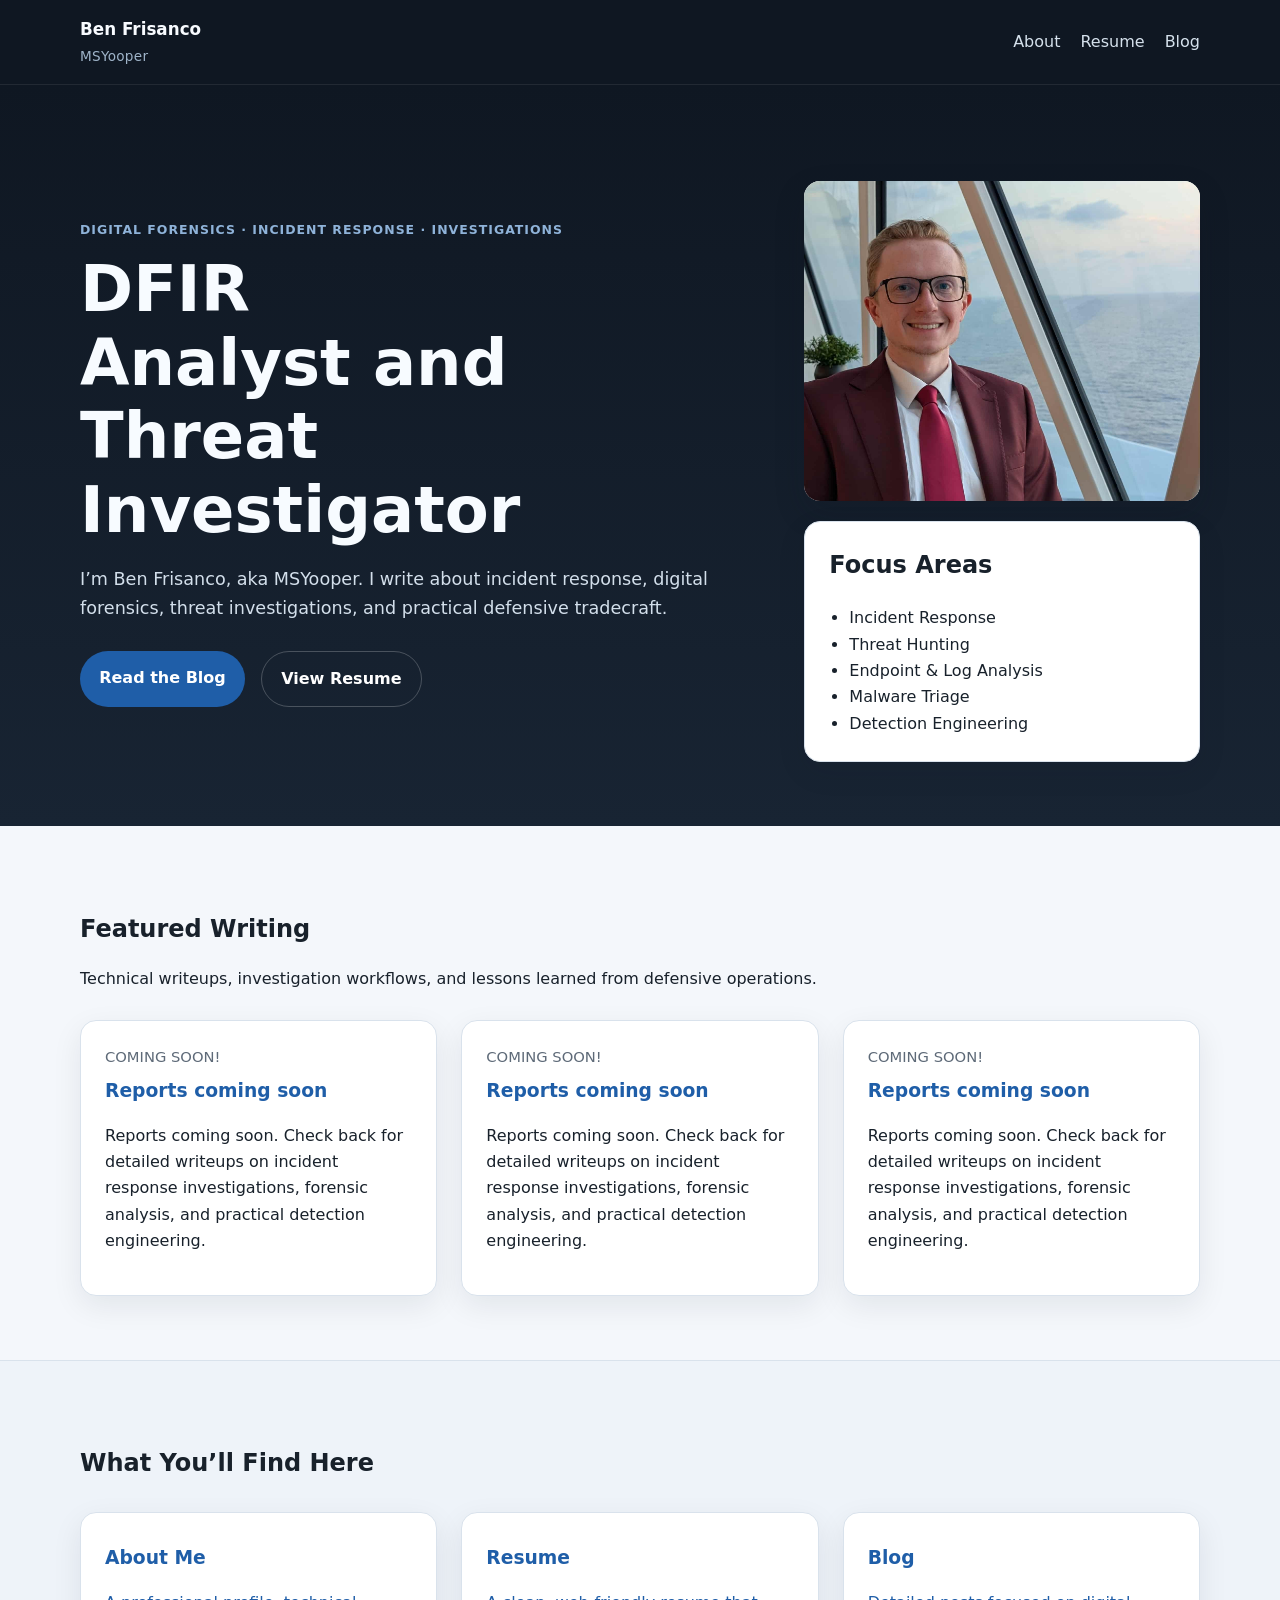
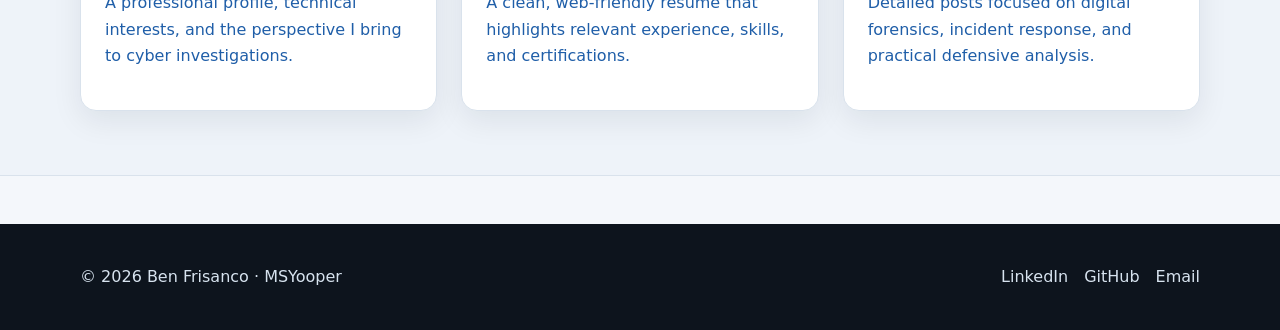
<file: index.html>
<!DOCTYPE html>
<html lang="en">
<head>
  <meta charset="UTF-8" />
  <meta name="viewport" content="width=device-width, initial-scale=1.0" />
  <title>Ben Frisanco | DFIR Analyst and Threat Investigator</title>
  <link rel="stylesheet" href="css/styles.css" />
</head>
<body>
  <header class="site-header">
    <div class="container nav-container">
      <a href="index.html" class="logo">
        <span class="logo-name">Ben Frisanco</span>
        <span class="logo-alias">MSYooper</span>
      </a>
      <nav class="nav">
        <a href="about.html">About</a>
        <a href="resume.html">Resume</a>
        <a href="blog.html">Blog</a>
      </nav>
    </div>
  </header>

  <main>
    <section class="hero">
      <div class="container hero-grid">
        <div>
          <p class="eyebrow">Digital Forensics · Incident Response · Investigations</p>
          <h1>DFIR Analyst and Threat Investigator</h1>
          <p class="hero-text">
            I’m Ben Frisanco, aka MSYooper. I write about incident response,
            digital forensics, threat investigations, and practical defensive tradecraft.
          </p>
          <div class="hero-actions">
            <a class="button button-primary" href="blog.html">Read the Blog</a>
            <a class="button button-secondary" href="resume.html">View Resume</a>
          </div>
        </div>

      <div class="hero-side">

        <div class="hero-card profile-card">
          <img src="assets/frisanco_headshot_1.jpg" alt="Ben Frisanco" class="profile-image-large" />
        </div>

        <div class="hero-card">
          <h2>Focus Areas</h2>
          <ul>
            <li>Incident Response</li>
            <li>Threat Hunting</li>
            <li>Endpoint & Log Analysis</li>
            <li>Malware Triage</li>
            <li>Detection Engineering</li>
          </ul>
        </div>

      </div>

    </div>
    </section>

    <section class="section">
      <div class="container">
        <div class="section-heading">
          <h2>Featured Writing</h2>
          <p>Technical writeups, investigation workflows, and lessons learned from defensive operations.</p>
        </div>

        <div class="card-grid">
          <article class="card">
            <p class="card-meta">COMING SOON!</p>
            <h3><a href="">Reports coming soon</a></h3>
            <p>
              Reports coming soon. Check back for detailed writeups on incident response investigations, forensic analysis, and practical detection engineering.
            </p>
          </article>

          <article class="card">
            <p class="card-meta">COMING SOON!</p>
            <h3><a href="">Reports coming soon</a></h3>
            <p>
              Reports coming soon. Check back for detailed writeups on incident response investigations, forensic analysis, and practical detection engineering.
            </p>
          </article>

          <article class="card">
            <p class="card-meta">COMING SOON!</p>
            <h3><a href="">Reports coming soon</a></h3>
            <p>
              Reports coming soon. Check back for detailed writeups on incident response investigations, forensic analysis, and practical detection engineering.
            </p>
          </article>
        </div>
      </div>
    </section>

    <section class="section section-alt">
      <div class="container">
        <div class="section-heading">
          <h2>What You’ll Find Here</h2>
        </div>

        <div class="info-grid">
          <a class="info-block" href="about.html">
            <h3>About Me</h3>
            <p>A professional profile, technical interests, and the perspective I bring to cyber investigations.</p>
          </a>
          <a class="info-block" href="resume.html">
            <h3>Resume</h3>
            <p>A clean, web-friendly resume that highlights relevant experience, skills, and certifications.</p>
          </a>
          <a class="info-block" href="blog.html">
            <h3>Blog</h3>
            <p>Detailed posts focused on digital forensics, incident response, and practical defensive analysis.</p>
          </a>
        </div>
      </div>
    </section>
  </main>

  <footer class="site-footer">
    <div class="container footer-content">
      <p>© 2026 Ben Frisanco · MSYooper</p>
      <div class="footer-links">
        <a href="https://www.linkedin.com/in/frisanco/" target="_blank" rel="noopener noreferrer">LinkedIn</a>
        <a href="https://github.com/frisanco" target="_blank" rel="noopener noreferrer">GitHub</a>
        <a href="mailto:iambenfrisanco@gmail.com" target="_blank" rel="noopener noreferrer">Email</a>
      </div>
    </div>
  </footer>
</body>
</html>
</file>
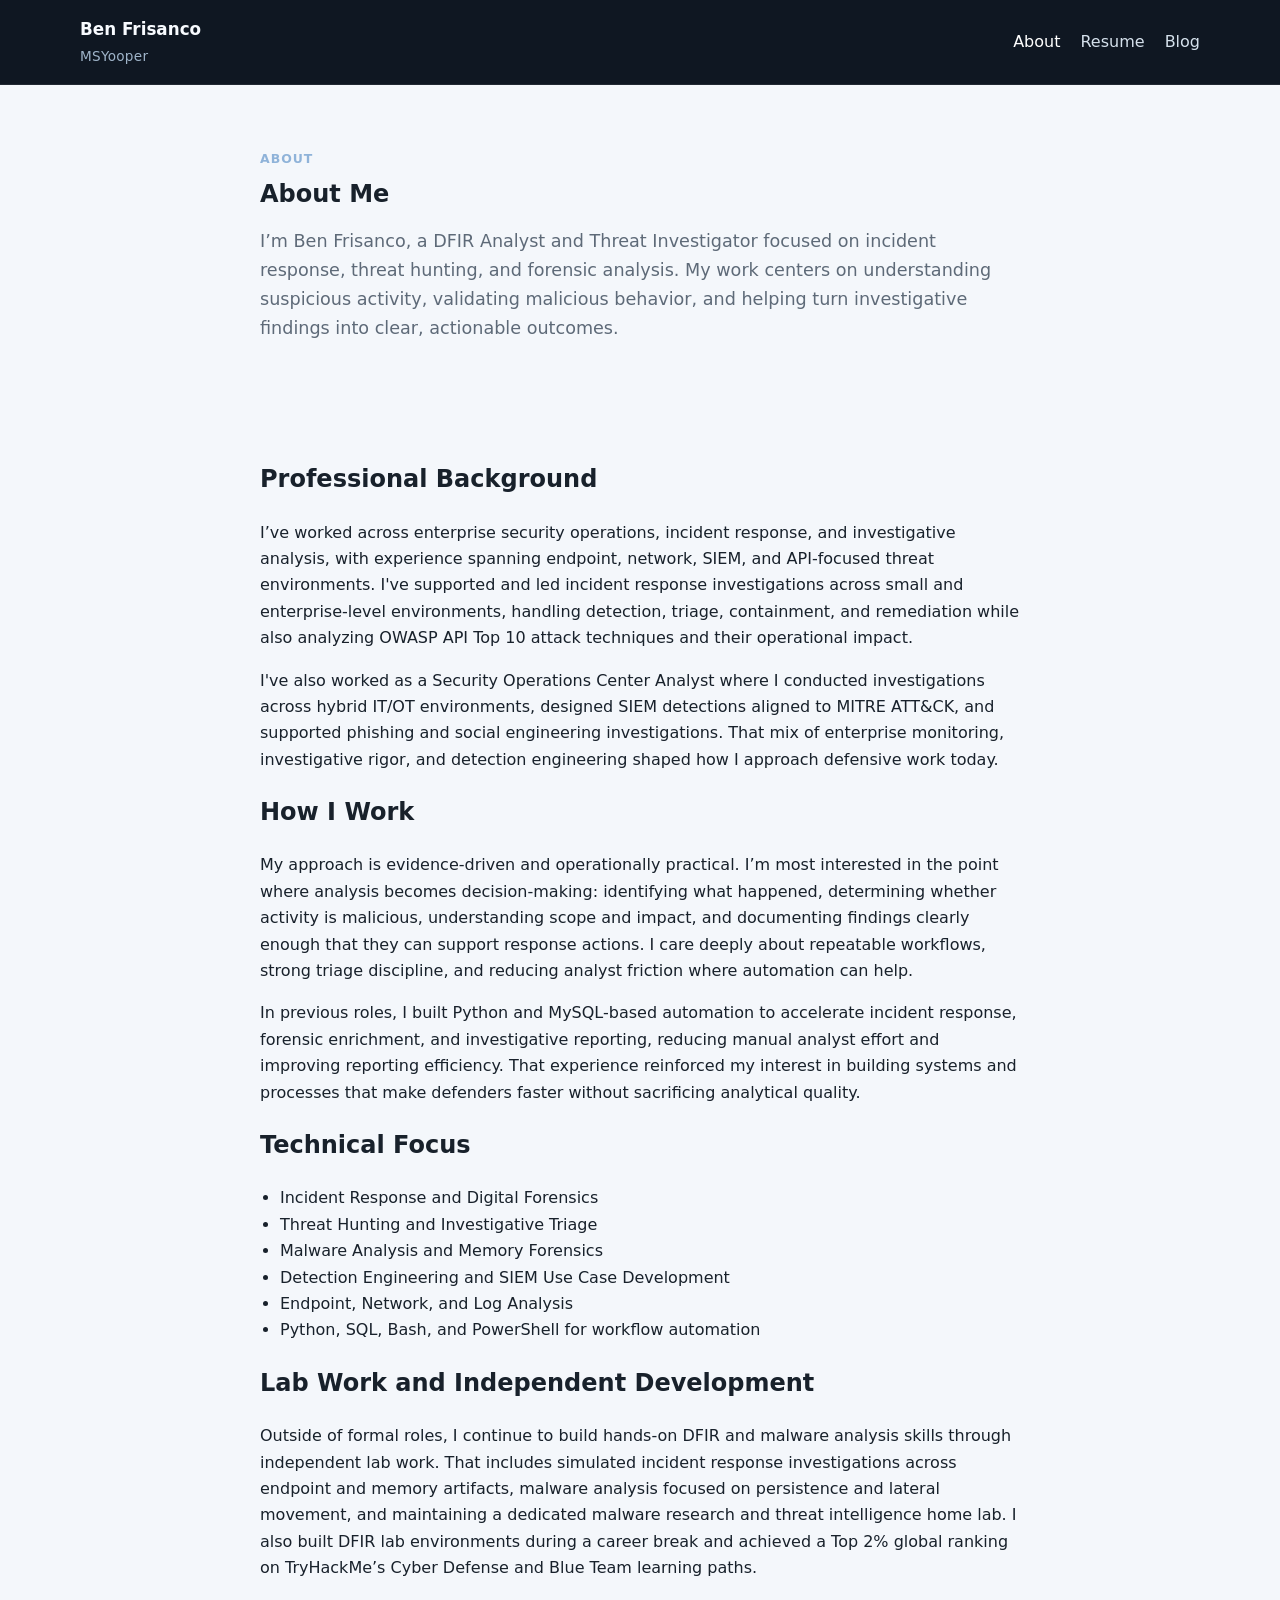
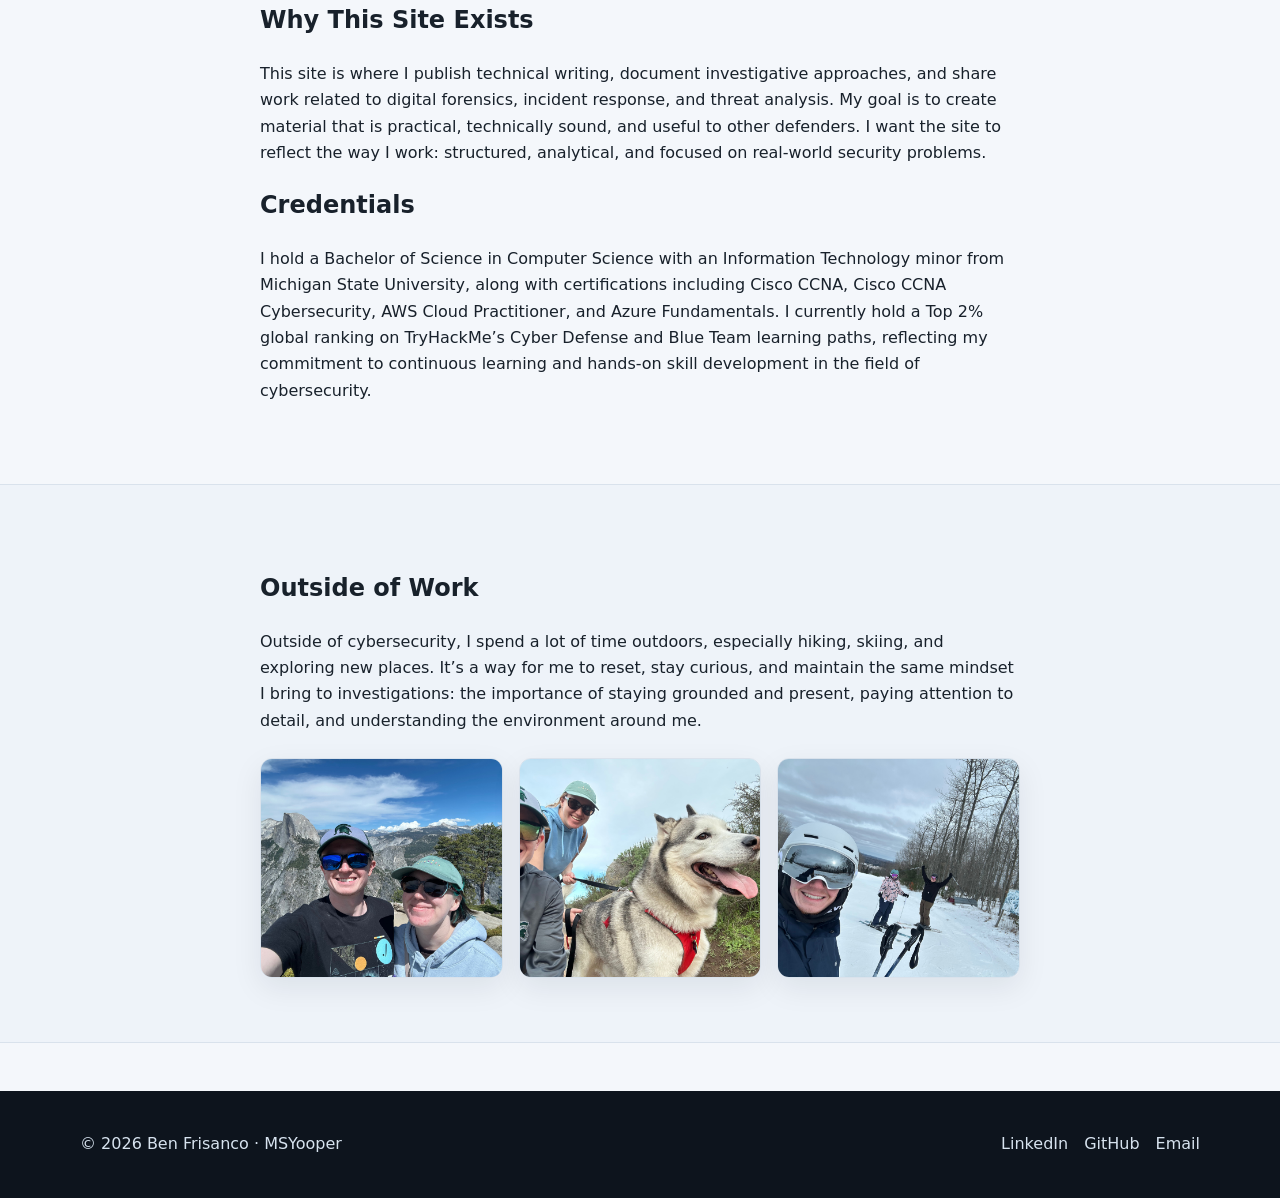
<file: about.html>
<!DOCTYPE html>
<html lang="en">
<head>
  <meta charset="UTF-8" />
  <meta name="viewport" content="width=device-width, initial-scale=1.0" />
  <title>About | Ben Frisanco</title>
  <link rel="stylesheet" href="css/styles.css" />
</head>
<body>
  <header class="site-header">
    <div class="container nav-container">
      <a href="index.html" class="logo">
        <span class="logo-name">Ben Frisanco</span>
        <span class="logo-alias">MSYooper</span>
      </a>
      <nav class="nav">
        <a href="about.html" class="active">About</a>
        <a href="resume.html">Resume</a>
        <a href="blog.html">Blog</a>
      </nav>
    </div>
  </header>

  <main class="page-main">
    <section class="page-header">
      <div class="container narrow">
        <p class="eyebrow">About</p>
        <h1>About Me</h1>
        <p class="lead">
          I’m Ben Frisanco, a DFIR Analyst and Threat Investigator focused on incident response,
          threat hunting, and forensic analysis. My work centers on understanding suspicious
          activity, validating malicious behavior, and helping turn investigative findings into
          clear, actionable outcomes.
        </p>
      </div>
    </section>

    <section class="section">
      <div class="container narrow">
        <h2>Professional Background</h2>
        <p>
          I’ve worked across enterprise security operations, incident response, and investigative
          analysis, with experience spanning endpoint, network, SIEM, and API-focused threat
          environments. I've supported and led incident response investigations
          across small and enterprise-level environments, handling detection, triage, containment,
          and remediation while also analyzing OWASP API Top 10 attack techniques and their
          operational impact.
        </p>

        <p>
          I've also worked as a Security Operations Center Analyst where I conducted
          investigations across hybrid IT/OT environments, designed SIEM detections aligned to
          MITRE ATT&CK, and supported phishing and social engineering investigations. That mix of
          enterprise monitoring, investigative rigor, and detection engineering shaped how I
          approach defensive work today.
        </p>

        <h2>How I Work</h2>
        <p>
          My approach is evidence-driven and operationally practical. I’m most interested in the
          point where analysis becomes decision-making: identifying what happened, determining
          whether activity is malicious, understanding scope and impact, and documenting findings
          clearly enough that they can support response actions. I care deeply about repeatable
          workflows, strong triage discipline, and reducing analyst friction where automation can
          help.
        </p>

        <p>
          In previous roles, I built Python and MySQL-based automation to accelerate incident
          response, forensic enrichment, and investigative reporting, reducing manual analyst effort
          and improving reporting efficiency. That experience reinforced my interest in building
          systems and processes that make defenders faster without sacrificing analytical quality.
        </p>

        <h2>Technical Focus</h2>
        <ul class="styled-list">
          <li>Incident Response and Digital Forensics</li>
          <li>Threat Hunting and Investigative Triage</li>
          <li>Malware Analysis and Memory Forensics</li>
          <li>Detection Engineering and SIEM Use Case Development</li>
          <li>Endpoint, Network, and Log Analysis</li>
          <li>Python, SQL, Bash, and PowerShell for workflow automation</li>
        </ul>

        <h2>Lab Work and Independent Development</h2>
        <p>
          Outside of formal roles, I continue to build hands-on DFIR and malware analysis skills
          through independent lab work. That includes simulated incident response investigations
          across endpoint and memory artifacts, malware analysis focused on persistence and lateral
          movement, and maintaining a dedicated malware research and threat intelligence home lab.
          I also built DFIR lab environments during a career break and achieved a Top 2% global
          ranking on TryHackMe’s Cyber Defense and Blue Team learning paths.
        </p>

        <h2>Why This Site Exists</h2>
        <p>
          This site is where I publish technical writing, document investigative approaches, and
          share work related to digital forensics, incident response, and threat analysis. My goal
          is to create material that is practical, technically sound, and useful to other defenders.
          I want the site to reflect the way I work: structured, analytical, and focused on
          real-world security problems.
        </p>

        <h2>Credentials</h2>
        <p>
          I hold a Bachelor of Science in Computer Science with an Information Technology minor from Michigan
          State University, along with certifications including Cisco CCNA, Cisco CCNA
          Cybersecurity, AWS Cloud Practitioner, and Azure Fundamentals. I currently hold a Top 2% global ranking on TryHackMe’s Cyber Defense and Blue Team learning paths, reflecting my commitment to continuous learning and hands-on skill development in the field of cybersecurity.
        </p>
      </div>
    </section>

    <section class="section section-alt">
    <div class="container narrow">

      <h2>Outside of Work</h2>
      <p>
        Outside of cybersecurity, I spend a lot of time outdoors, especially hiking, skiing, and exploring new places.
        It’s a way for me to reset, stay curious, and maintain the same mindset I bring to investigations:
        the importance of staying grounded and present, paying attention to detail, and understanding the environment around me.
      </p>

      <div class="about-gallery">
        <img src="assets/frisanco_mtn_hike.jpg" alt="Mountain hike" />
        <img src="assets/frisanco_trail_hike.jpg" alt="Trail hike" />
        <img src="assets/frisanco_ski.jpg" alt="Skiing" />
      </div>

    </div>
    </section>
  </main>

  <footer class="site-footer">
    <div class="container footer-content">
      <p>© 2026 Ben Frisanco · MSYooper</p>
      <div class="footer-links">
        <a href="https://www.linkedin.com/in/frisanco/" target="_blank" rel="noopener noreferrer">LinkedIn</a>
        <a href="https://github.com/frisanco" target="_blank" rel="noopener noreferrer">GitHub</a>
        <a href="mailto:iambenfrisanco@gmail.com" target="_blank" rel="noopener noreferrer">Email</a>
      </div>
    </div>
  </footer>
</body>
</html>
</file>
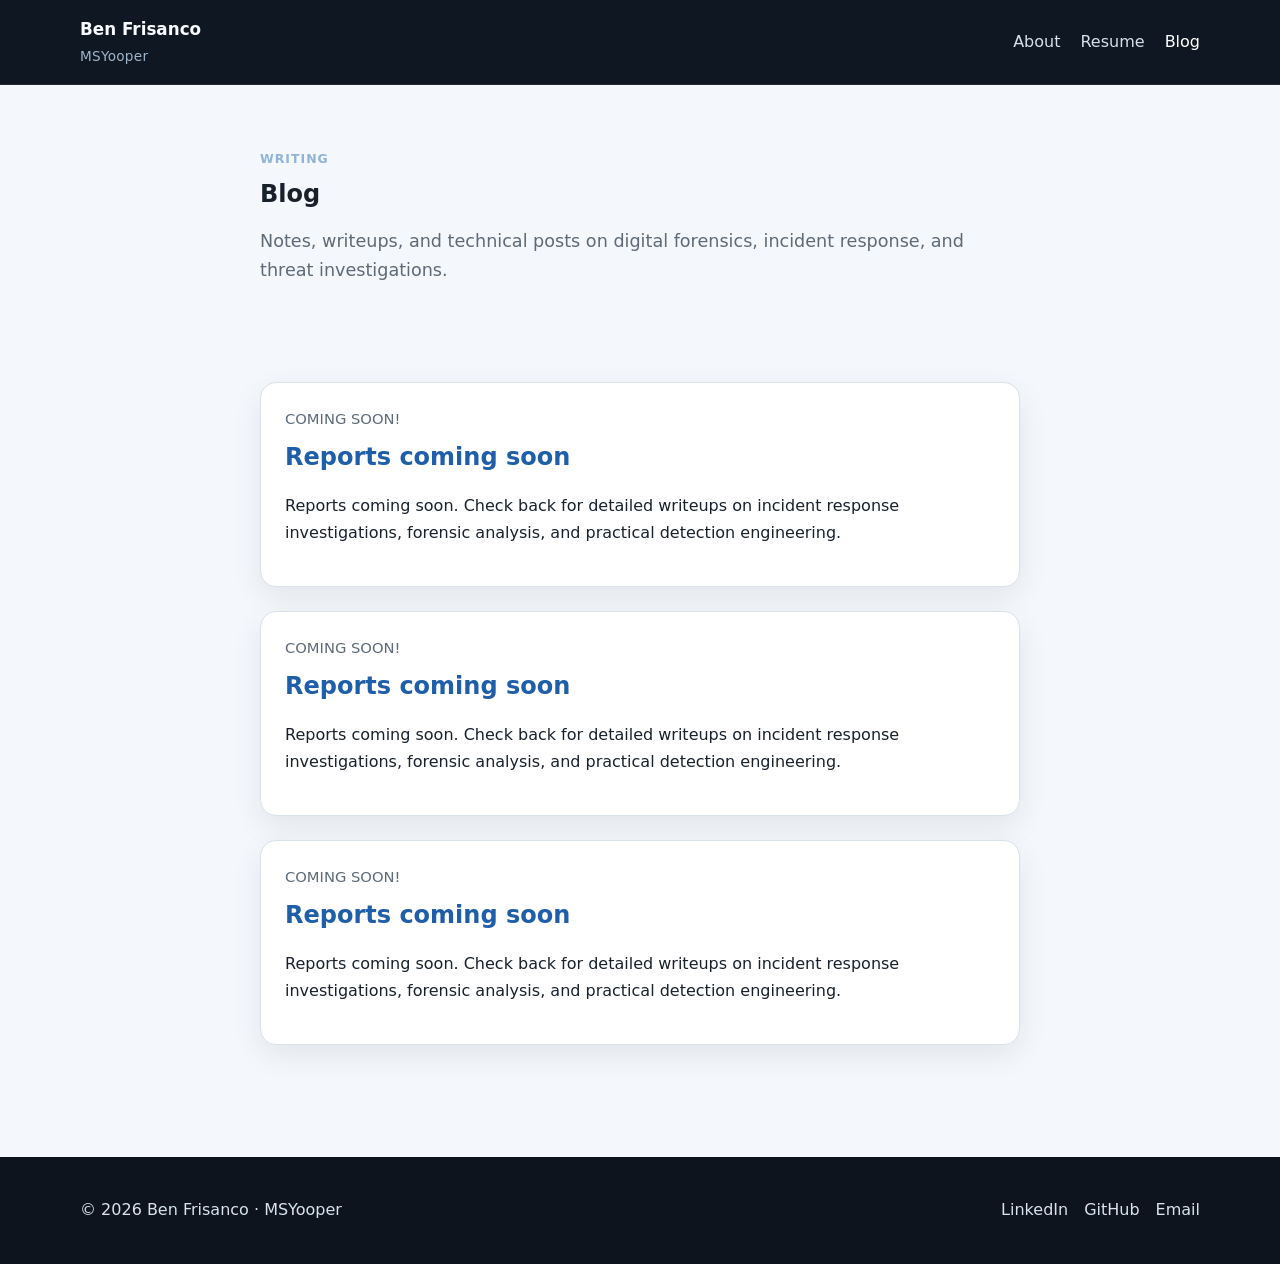
<file: blog.html>
<!DOCTYPE html>
<html lang="en">
<head>
  <meta charset="UTF-8" />
  <meta name="viewport" content="width=device-width, initial-scale=1.0" />
  <title>Blog | Ben Frisanco</title>
  <link rel="stylesheet" href="css/styles.css" />
</head>
<body>
  <header class="site-header">
    <div class="container nav-container">
      <a href="index.html" class="logo">
        <span class="logo-name">Ben Frisanco</span>
        <span class="logo-alias">MSYooper</span>
      </a>
      <nav class="nav">
        <a href="about.html">About</a>
        <a href="resume.html">Resume</a>
        <a href="blog.html" class="active">Blog</a>
      </nav>
    </div>
  </header>

  <main class="page-main">
    <section class="page-header">
      <div class="container narrow">
        <p class="eyebrow">Writing</p>
        <h1>Blog</h1>
        <p class="lead">
          Notes, writeups, and technical posts on digital forensics, incident response, and threat investigations.
        </p>
      </div>
    </section>

    <section class="section">
      <div class="container narrow">
        <article class="post-preview">
          <p class="card-meta">COMING SOON!</p>
          <h2><a href="">Reports coming soon</a></h2>
          <p>
            Reports coming soon. Check back for detailed writeups on incident response investigations, forensic analysis, and practical detection engineering.
          </p>
        </article>

        <article class="post-preview">
          <p class="card-meta">COMING SOON!</p>
          <h2><a href="">Reports coming soon</a></h2>
          <p>
            Reports coming soon. Check back for detailed writeups on incident response investigations, forensic analysis, and practical detection engineering.
          </p>
        </article>

        <article class="post-preview">
          <p class="card-meta">COMING SOON!</p>
          <h2><a href="">Reports coming soon</a></h2>
          <p>
            Reports coming soon. Check back for detailed writeups on incident response investigations, forensic analysis, and practical detection engineering.
          </p>
        </article>
      </div>
    </section>
  </main>

  <footer class="site-footer">
    <div class="container footer-content">
      <p>© 2026 Ben Frisanco · MSYooper</p>
      <div class="footer-links">
        <a href="https://www.linkedin.com/in/frisanco/" target="_blank" rel="noopener noreferrer">LinkedIn</a>
        <a href="https://github.com/frisanco" target="_blank" rel="noopener noreferrer">GitHub</a>
        <a href="mailto:iambenfrisanco@gmail.com" target="_blank" rel="noopener noreferrer">Email</a>
      </div>
    </div>
  </footer>
</body>
</html>
</file>
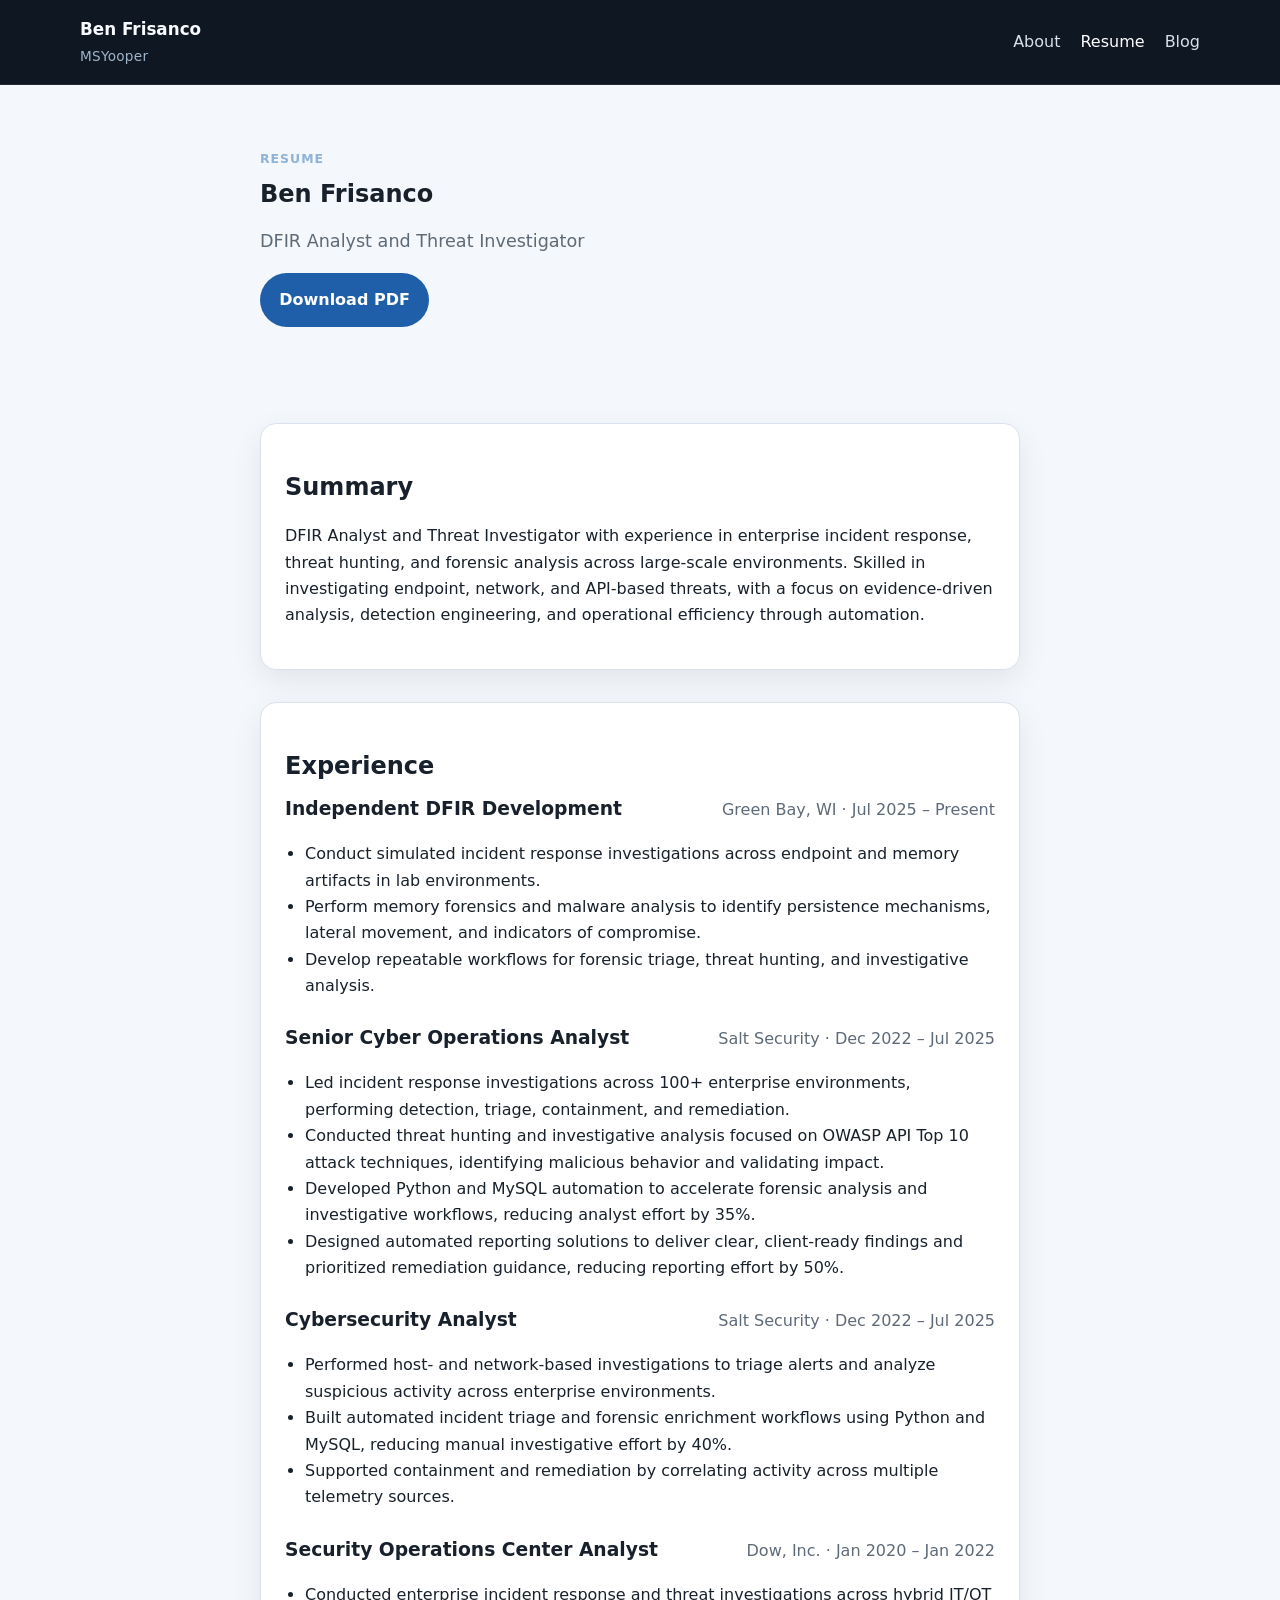
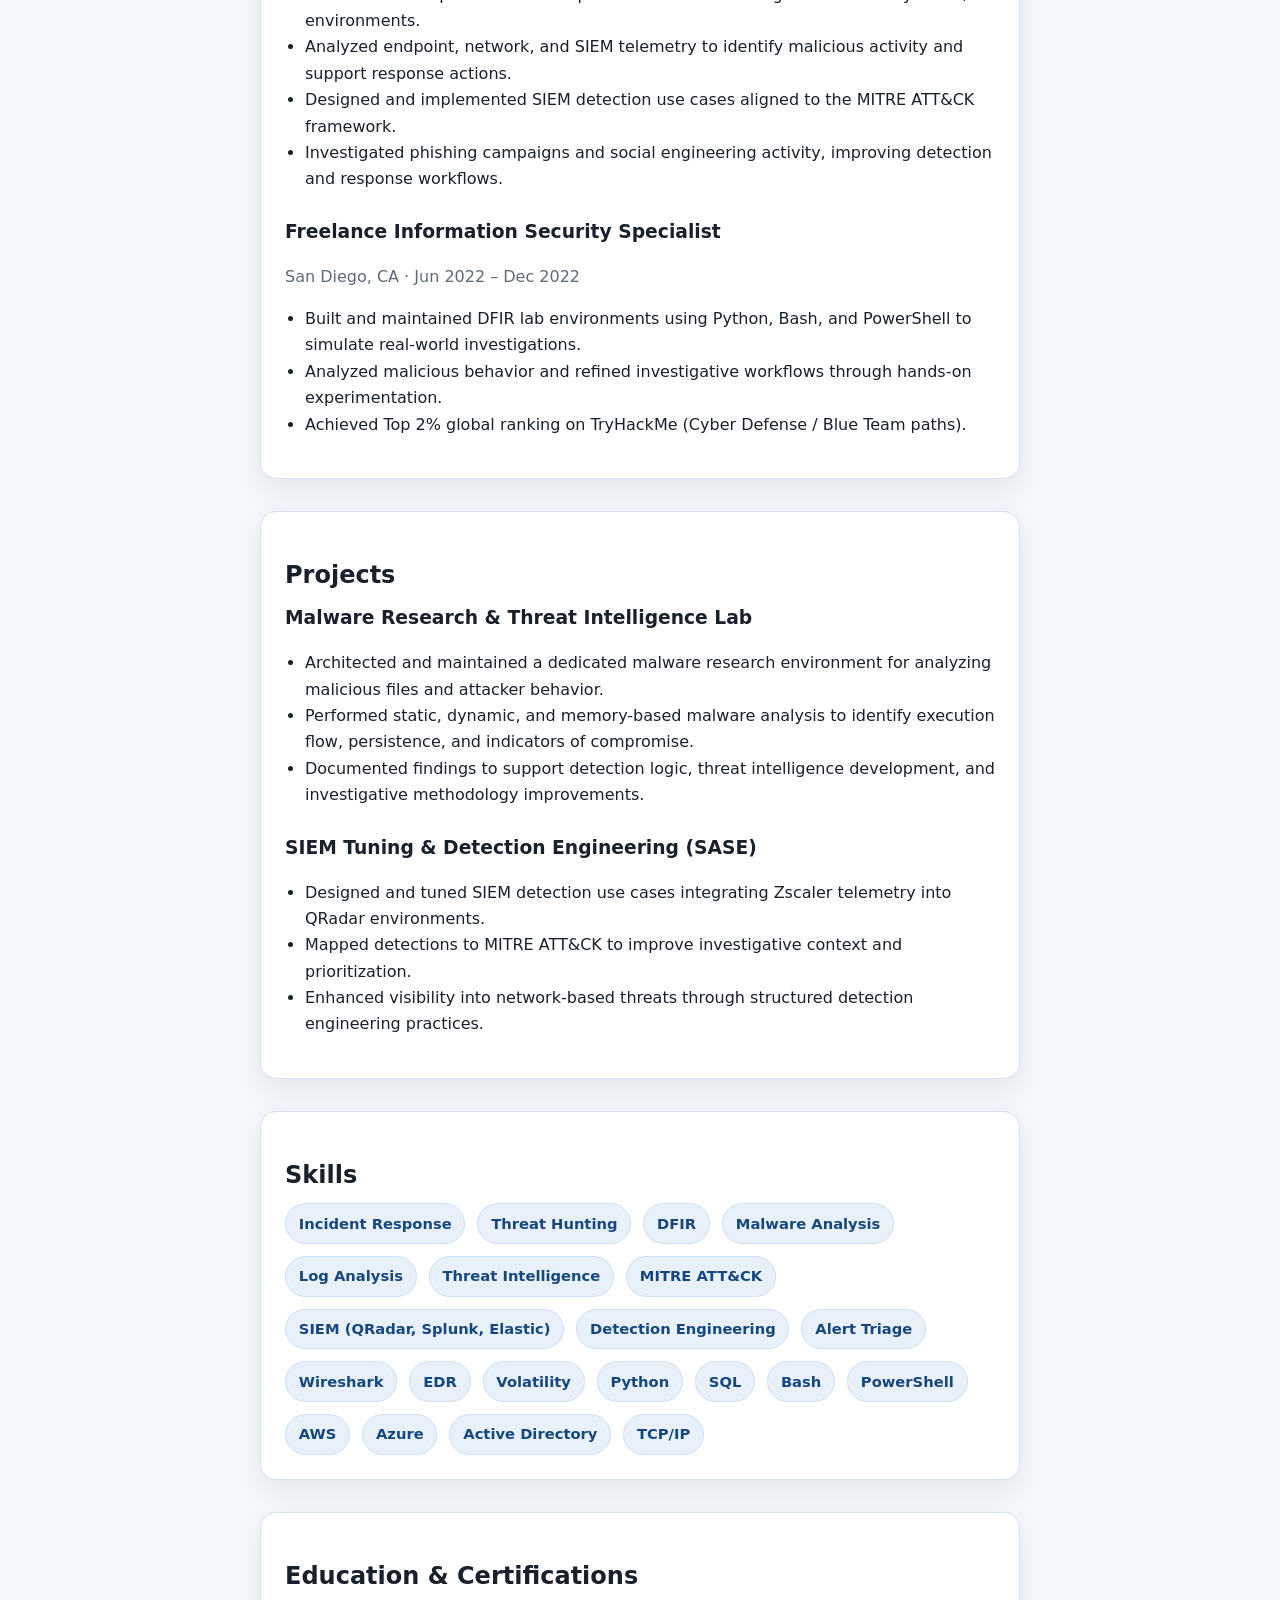
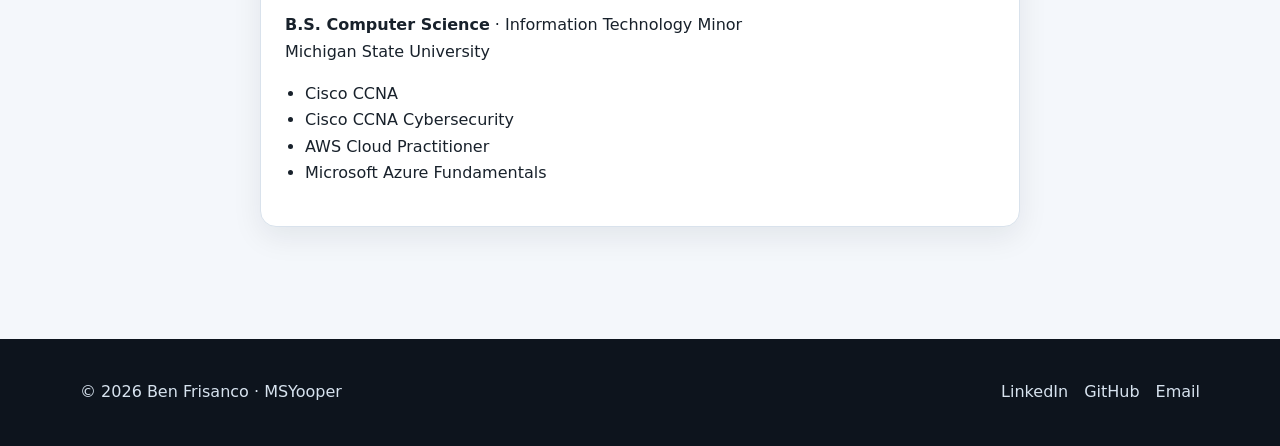
<file: resume.html>
<!DOCTYPE html>
<html lang="en">
<head>
  <meta charset="UTF-8" />
  <meta name="viewport" content="width=device-width, initial-scale=1.0" />
  <title>Resume | Ben Frisanco</title>
  <link rel="stylesheet" href="css/styles.css" />
</head>
<body>
  <header class="site-header">
    <div class="container nav-container">
      <a href="index.html" class="logo">
        <span class="logo-name">Ben Frisanco</span>
        <span class="logo-alias">MSYooper</span>
      </a>
      <nav class="nav">
        <a href="about.html">About</a>
        <a href="resume.html" class="active">Resume</a>
        <a href="blog.html">Blog</a>
      </nav>
    </div>
  </header>

  <main class="page-main">
    <section class="page-header">
      <div class="container narrow">
        <p class="eyebrow">Resume</p>
        <h1>Ben Frisanco</h1>
        <p class="lead">DFIR Analyst and Threat Investigator</p>
        <p><a class="button button-primary" href="assets/Frisanco_Resume.pdf" target="_blank" rel="noopener noreferrer">Download PDF</a></p>
      </div>
    </section>

    <section class="section">
      <div class="container narrow resume-layout">
        <section class="resume-section">
          <h2>Summary</h2>
          <p>
            DFIR Analyst and Threat Investigator with experience in enterprise incident response, threat hunting,
            and forensic analysis across large-scale environments. Skilled in investigating endpoint, network,
            and API-based threats, with a focus on evidence-driven analysis, detection engineering, and
            operational efficiency through automation.
          </p>
        </section>

        <section class="resume-section">
          <h2>Experience</h2>

          <div class="resume-item">
            <div class="resume-heading">
              <h3>Independent DFIR Development</h3>
              <span>Green Bay, WI · Jul 2025 – Present</span>
            </div>
            <ul class="styled-list">
              <li>Conduct simulated incident response investigations across endpoint and memory artifacts in lab environments.</li>
              <li>Perform memory forensics and malware analysis to identify persistence mechanisms, lateral movement, and indicators of compromise.</li>
              <li>Develop repeatable workflows for forensic triage, threat hunting, and investigative analysis.</li>
            </ul>
        </div>

          <div class="resume-item">
            <div class="resume-heading">
              <h3>Senior Cyber Operations Analyst</h3>
              <span>Salt Security · Dec 2022 – Jul 2025</span>
            </div>
            <ul class="styled-list">
              <li>Led incident response investigations across 100+ enterprise environments, performing detection, triage, containment, and remediation.</li>
              <li>Conducted threat hunting and investigative analysis focused on OWASP API Top 10 attack techniques, identifying malicious behavior and validating impact.</li>
              <li>Developed Python and MySQL automation to accelerate forensic analysis and investigative workflows, reducing analyst effort by 35%.</li>
              <li>Designed automated reporting solutions to deliver clear, client-ready findings and prioritized remediation guidance, reducing reporting effort by 50%.</li>
            </ul>
          </div>

          <div class="resume-item">
            <div class="resume-heading">
              <h3>Cybersecurity Analyst</h3>
              <span>Salt Security · Dec 2022 – Jul 2025</span>
            </div>
            <ul class="styled-list">
              <li>Performed host- and network-based investigations to triage alerts and analyze suspicious activity across enterprise environments.</li>
              <li>Built automated incident triage and forensic enrichment workflows using Python and MySQL, reducing manual investigative effort by 40%.</li>
              <li>Supported containment and remediation by correlating activity across multiple telemetry sources.</li>
            </ul>
          </div>

          <div class="resume-item">
            <div class="resume-heading">
              <h3>Security Operations Center Analyst</h3>
              <span>Dow, Inc. · Jan 2020 – Jan 2022</span>
            </div>
            <ul class="styled-list">
              <li>Conducted enterprise incident response and threat investigations across hybrid IT/OT environments.</li>
              <li>Analyzed endpoint, network, and SIEM telemetry to identify malicious activity and support response actions.</li>
              <li>Designed and implemented SIEM detection use cases aligned to the MITRE ATT&CK framework.</li>
              <li>Investigated phishing campaigns and social engineering activity, improving detection and response workflows.</li>
            </ul>
          </div>

          <div class="resume-item">
            <div class="resume-heading">
              <h3>Freelance Information Security Specialist</h3>
              <span>San Diego, CA · Jun 2022 – Dec 2022</span>
            </div>
            <ul class="styled-list">
              <li>Built and maintained DFIR lab environments using Python, Bash, and PowerShell to simulate real-world investigations.</li>
              <li>Analyzed malicious behavior and refined investigative workflows through hands-on experimentation.</li>
              <li>Achieved Top 2% global ranking on TryHackMe (Cyber Defense / Blue Team paths).</li>
            </ul>
          </div>

        </section>

        <section class="resume-section">
          <h2>Projects</h2>

          <div class="resume-item">
            <div class="resume-heading">
              <h3>Malware Research & Threat Intelligence Lab</h3>
            </div>
            <ul class="styled-list">
              <li>Architected and maintained a dedicated malware research environment for analyzing malicious files and attacker behavior.</li>
              <li>Performed static, dynamic, and memory-based malware analysis to identify execution flow, persistence, and indicators of compromise.</li>
              <li>Documented findings to support detection logic, threat intelligence development, and investigative methodology improvements.</li>
            </ul>
          </div>

          <div class="resume-item">
            <div class="resume-heading">
              <h3>SIEM Tuning & Detection Engineering (SASE)</h3>
            </div>
            <ul class="styled-list">
              <li>Designed and tuned SIEM detection use cases integrating Zscaler telemetry into QRadar environments.</li>
              <li>Mapped detections to MITRE ATT&CK to improve investigative context and prioritization.</li>
              <li>Enhanced visibility into network-based threats through structured detection engineering practices.</li>
            </ul>
          </div>

        </section>

        <section class="resume-section">
          <h2>Skills</h2>

          <div class="tag-list">
            <span class="tag">Incident Response</span>
            <span class="tag">Threat Hunting</span>
            <span class="tag">DFIR</span>
            <span class="tag">Malware Analysis</span>
            <span class="tag">Log Analysis</span>
            <span class="tag">Threat Intelligence</span>
            <span class="tag">MITRE ATT&CK</span>
            <span class="tag">SIEM (QRadar, Splunk, Elastic)</span>
            <span class="tag">Detection Engineering</span>
            <span class="tag">Alert Triage</span>
            <span class="tag">Wireshark</span>
            <span class="tag">EDR</span>
            <span class="tag">Volatility</span>
            <span class="tag">Python</span>
            <span class="tag">SQL</span>
            <span class="tag">Bash</span>
            <span class="tag">PowerShell</span>
            <span class="tag">AWS</span>
            <span class="tag">Azure</span>
            <span class="tag">Active Directory</span>
            <span class="tag">TCP/IP</span>
          </div>

        </section>

        <section class="resume-section">
          <h2>Education & Certifications</h2>

          <p><strong>B.S. Computer Science</strong> · Information Technology Minor<br>
          Michigan State University</p>

          <ul class="styled-list">
            <li>Cisco CCNA</li>
            <li>Cisco CCNA Cybersecurity</li>
            <li>AWS Cloud Practitioner</li>
            <li>Microsoft Azure Fundamentals</li>
          </ul>
        </section>
      </div>
    </section>
  </main>

  <footer class="site-footer">
    <div class="container footer-content">
      <p>© 2026 Ben Frisanco · MSYooper</p>
      <div class="footer-links">
        <a href="https://www.linkedin.com/in/frisanco/" target="_blank" rel="noopener noreferrer">LinkedIn</a>
        <a href="https://github.com/frisanco" target="_blank" rel="noopener noreferrer">GitHub</a>
        <a href="mailto:iambenfrisanco@gmail.com" target="_blank" rel="noopener noreferrer">Email</a>
      </div>
    </div>
  </footer>
</body>
</html>
</file>
<file: css/styles.css>
:root {
  --bg: #f4f7fb;
  --surface: #ffffff;
  --surface-alt: #eef3f9;
  --text: #18212b;
  --muted: #5e6a78;
  --border: #d9e2ec;
  --accent: #1f5ea8;
  --accent-dark: #16477e;
  --header: #0f1722;
  --header-text: #f8fbff;
  --shadow: 0 10px 30px rgba(15, 23, 34, 0.08);
  --radius: 16px;
  --max-width: 1120px;
  --narrow-width: 760px;
}

* {
  box-sizing: border-box;
}

html {
  scroll-behavior: smooth;
}

body {
  margin: 0;
  font-family: Inter, system-ui, -apple-system, BlinkMacSystemFont, "Segoe UI", sans-serif;
  background: var(--bg);
  color: var(--text);
  line-height: 1.65;
}

a {
  color: var(--accent);
  text-decoration: none;
}

a:hover {
  color: var(--accent-dark);
}

img {
  max-width: 100%;
  display: block;
}

.container {
  width: min(100% - 2rem, var(--max-width));
  margin: 0 auto;
}

.narrow {
  width: min(100%, var(--narrow-width));
}

.site-header {
  background: var(--header);
  border-bottom: 1px solid rgba(255, 255, 255, 0.08);
}

.nav-container {
  display: flex;
  align-items: center;
  justify-content: space-between;
  padding: 1rem 0;
}

.logo {
  display: flex;
  flex-direction: column;
  gap: 0.1rem;
}

.logo-name {
  color: var(--header-text);
  font-weight: 700;
  font-size: 1.05rem;
}

.logo-alias {
  color: #9fb4c9;
  font-size: 0.85rem;
  letter-spacing: 0.02em;
}

.nav {
  display: flex;
  gap: 1.25rem;
}

.nav a {
  color: #d5e1ec;
  font-weight: 500;
}

.nav a.active,
.nav a:hover {
  color: #ffffff;
}

.hero {
  background: linear-gradient(180deg, #0f1722 0%, #182433 100%);
  color: #f7fbff;
  padding: 5rem 0 4rem;
}

.hero-grid {
  display: grid;
  grid-template-columns: 1.4fr 0.8fr;
  gap: 2rem;
  align-items: center;
}

.eyebrow {
  margin: 0 0 0.75rem;
  text-transform: uppercase;
  letter-spacing: 0.08em;
  font-size: 0.78rem;
  color: #8fb3d9;
  font-weight: 700;
}

.hero h1,
.page-header h1,
.post-article h1 {
  margin: 0 0 1rem;
  line-height: 1.15;
}

.hero h1 {
  font-size: clamp(2.3rem, 5vw, 4rem);
  max-width: 10ch;
}

.hero-text,
.lead {
  font-size: 1.1rem;
  color: var(--muted);
}

.hero .hero-text {
  color: #d3dfeb;
  max-width: 58ch;
}

.hero-actions {
  display: flex;
  gap: 1rem;
  margin-top: 1.75rem;
  flex-wrap: wrap;
}

.button {
  display: inline-block;
  padding: 0.85rem 1.2rem;
  border-radius: 999px;
  font-weight: 600;
  transition: 0.2s ease;
}

.button-primary {
  background: var(--accent);
  color: white;
}

.button-primary:hover {
  background: var(--accent-dark);
  color: white;
}

.button-secondary {
  border: 1px solid rgba(255, 255, 255, 0.22);
  color: white;
}

.button-secondary:hover {
  border-color: rgba(255, 255, 255, 0.45);
  color: white;
}

.hero-card,
.card,
.info-block,
.post-preview {
  background: var(--surface);
  border: 1px solid var(--border);
  border-radius: var(--radius);
  box-shadow: var(--shadow);
}

.hero-card {
  padding: 1.5rem;
  color: var(--text);
}

.hero-card h2 {
  margin-top: 0;
}

.hero-card ul {
  margin: 0;
  padding-left: 1.25rem;
}

.section {
  padding: 4rem 0;
}

.section-alt {
  background: var(--surface-alt);
  border-top: 1px solid var(--border);
  border-bottom: 1px solid var(--border);
}

.section-heading {
  margin-bottom: 1.75rem;
}

.section-heading h2,
.resume-section h2,
.post-article h2 {
  margin-bottom: 0.5rem;
}

.card-grid,
.info-grid {
  display: grid;
  gap: 1.5rem;
}

.card-grid {
  grid-template-columns: repeat(3, 1fr);
}

.info-grid {
  grid-template-columns: repeat(3, 1fr);
}

.card,
.info-block,
.post-preview {
  padding: 1.5rem;
}

.card h3,
.info-block h3,
.post-preview h2 {
  margin-top: 0.4rem;
  margin-bottom: 0.6rem;
}

.card-meta {
  margin: 0;
  font-size: 0.92rem;
  color: var(--muted);
}

.page-main {
  min-height: 70vh;
}

.page-header {
  padding: 4rem 0 1rem;
}

.resume-layout {
  display: grid;
  gap: 2rem;
}

.resume-section {
  background: var(--surface);
  border: 1px solid var(--border);
  border-radius: var(--radius);
  padding: 1.5rem;
  box-shadow: var(--shadow);
}

.resume-item + .resume-item {
  margin-top: 1.5rem;
}

.resume-heading {
  display: flex;
  justify-content: space-between;
  gap: 1rem;
  align-items: baseline;
  flex-wrap: wrap;
}

.resume-heading h3 {
  margin: 0;
}

.resume-heading span {
  color: var(--muted);
}

.tag-list {
  display: flex;
  flex-wrap: wrap;
  gap: 0.75rem;
}

.tag {
  background: #e8f0fa;
  color: var(--accent-dark);
  border: 1px solid #cfe0f2;
  border-radius: 999px;
  padding: 0.45rem 0.8rem;
  font-size: 0.92rem;
  font-weight: 600;
}

.styled-list {
  padding-left: 1.25rem;
}

.post-preview + .post-preview {
  margin-top: 1.5rem;
}

.post-article {
  padding: 4rem 0;
}

.post-article .container {
  background: var(--surface);
  border: 1px solid var(--border);
  border-radius: var(--radius);
  box-shadow: var(--shadow);
  padding: 2rem;
}

pre {
  overflow-x: auto;
  background: #0f1722;
  color: #e9f2fb;
  padding: 1rem;
  border-radius: 12px;
}

code {
  font-family: ui-monospace, SFMono-Regular, Menlo, Monaco, Consolas, monospace;
}

.site-footer {
  background: #0d141d;
  color: #d7e3ef;
  padding: 1.5rem 0;
  margin-top: 3rem;
}

.footer-content {
  display: flex;
  justify-content: space-between;
  gap: 1rem;
  align-items: center;
  flex-wrap: wrap;
}

.footer-links {
  display: flex;
  gap: 1rem;
}

.footer-links a {
  color: #d7e3ef;
}

.footer-links a:hover {
  color: #ffffff;
}

.about-gallery {
  display: grid;
  grid-template-columns: repeat(3, 1fr);
  gap: 1rem;
  margin-top: 1.5rem;
}

.about-gallery img {
  width: 100%;
  height: 220px;
  object-fit: cover;
  border-radius: 12px;
  border: 1px solid var(--border);
  box-shadow: var(--shadow);
  transition: transform 0.2s ease;
}

.about-gallery img:hover {
  transform: scale(1.02);
}

.hero-side {
  display: flex;
  flex-direction: column;
  gap: 1.25rem;
  margin-top: 1rem;
}

/* Larger, cleaner headshot */
.profile-card {
  padding: 0;
  overflow: hidden;
}

.profile-image-large {
  width: 100%;
  height: 320px;
  object-fit: cover;
  display: block;
}

.profile-card {
  border: none;
  box-shadow: 0 12px 30px rgba(15, 23, 34, 0.18);
}

@media (max-width: 900px) {
  .hero-grid,
  .card-grid,
  .info-grid {
    grid-template-columns: 1fr;
  }

  .hero h1 {
    max-width: none;
  }
}

@media (max-width: 700px) {
  .nav-container {
    flex-direction: column;
    align-items: flex-start;
    gap: 1rem;
  }

  .nav {
    flex-wrap: wrap;
  }

  .post-article .container {
    padding: 1.25rem;
  }
}
</file>
